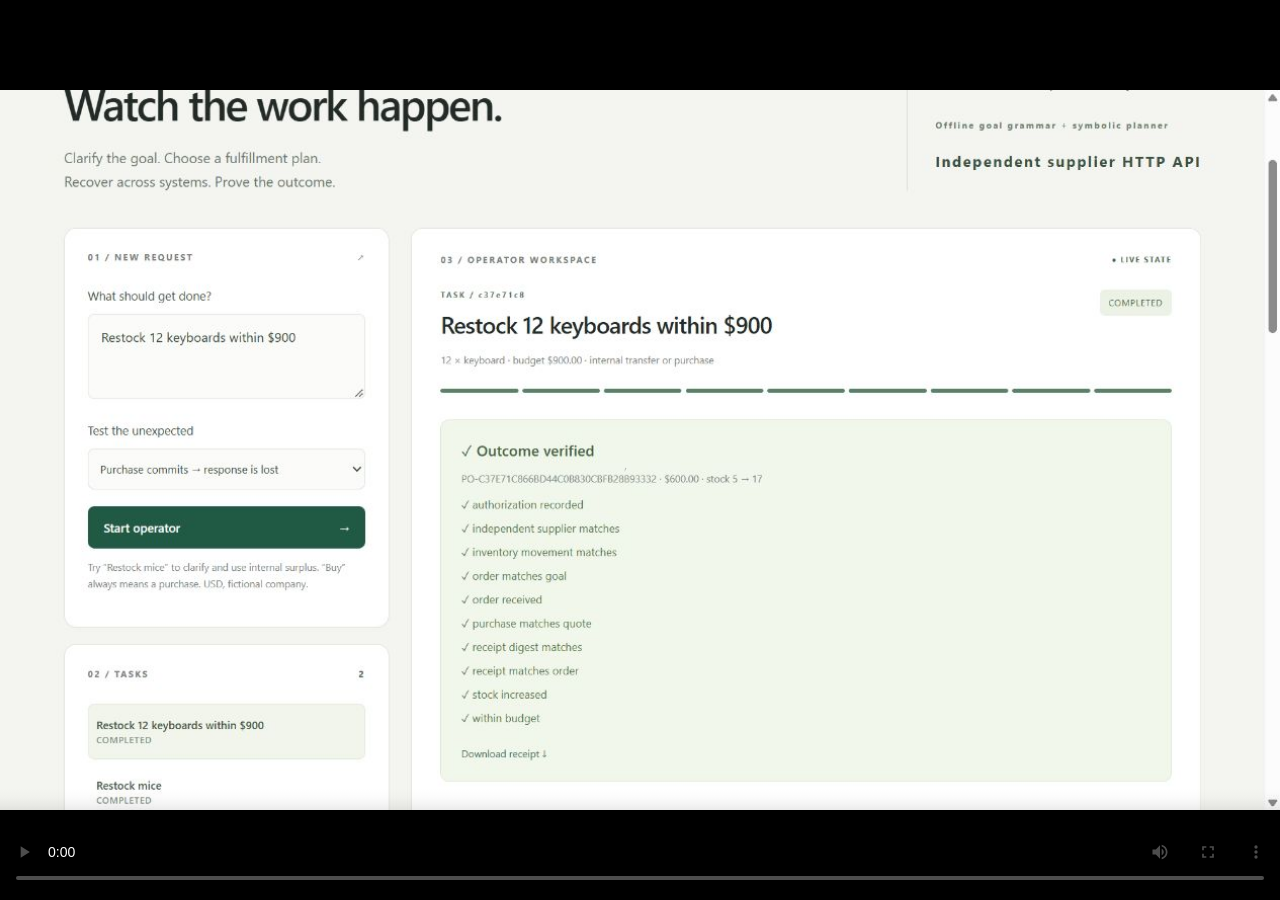
<file: docs/index.html>
<!doctype html>
<html lang="en">
<head>
  <meta charset="utf-8">
  <meta name="viewport" content="width=device-width, initial-scale=1">
  <title>Relay demo</title>
  <style>
    * { box-sizing: border-box; }
    html, body { margin: 0; width: 100%; height: 100%; overflow: hidden; background: #000; }
    video { display: block; width: 100%; height: 100%; object-fit: contain; }
  </style>
</head>
<body>
  <video id="demo" controls playsinline preload="metadata" aria-label="Relay demo video" poster="screenshots/standalone-completed.png">
    <source src="demo.mp4" type="video/mp4">
  </video>
</body>
</html>
</file>
